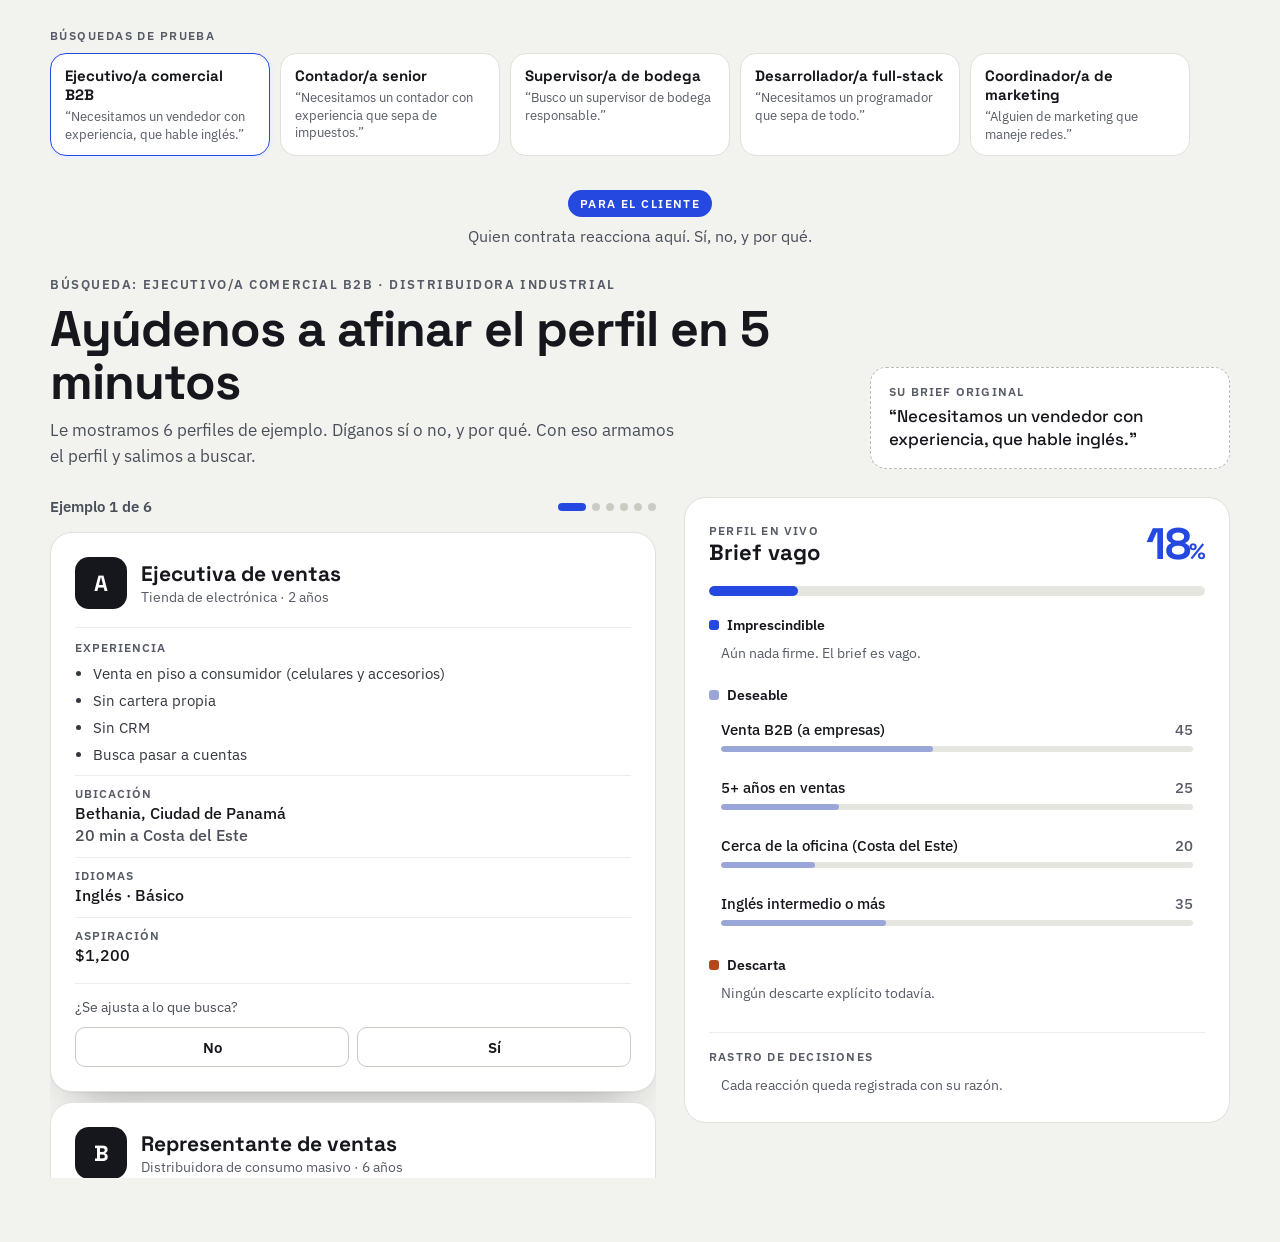
<file: calibrador/index.html>
<!doctype html>
<html lang="es">
<head>
  <meta charset="utf-8">
  <meta name="viewport" content="width=device-width, initial-scale=1, viewport-fit=cover">
  <title>Calibrador de perfil</title>
  <meta name="description" content="Defina el perfil de su búsqueda reaccionando a ejemplos.">
  <link rel="icon" href="./favicon.svg" type="image/svg+xml">
  <link rel="icon" href="./favicon.ico" sizes="32x32">
  <link rel="apple-touch-icon" href="./apple-touch-icon.png">
  <link rel="preconnect" href="https://fonts.googleapis.com">
  <link rel="preconnect" href="https://fonts.gstatic.com" crossorigin>
  <link href="https://fonts.googleapis.com/css2?family=IBM+Plex+Mono:wght@400;500&family=IBM+Plex+Sans:wght@400;500;600&family=Space+Grotesk:wght@500;700&display=swap" rel="stylesheet">
  <link rel="stylesheet" href="./styles.css">
</head>
<body>
  <div id="app"></div>
  <noscript>Esta demo necesita JavaScript.</noscript>
  <script type="module" src="./app.js"></script>
</body>
</html>
</file>
<file: calibrador/styles.css>
:root {
  --bg: #F2F3EF;
  --surface: #FFFFFF;
  --ink: #15171C;
  --ink-2: #33373F;
  --muted: #4A4F59;
  --muted-2: #565B66;
  --line: #DFE1DA;
  --line-2: #ECEDE8;
  --chip-line: #C9CCC3;
  --accent: #2448E0;
  --accent-soft: #EBEFFF;
  --nice: #9AA6D8;
  --nice-soft: #E3E7F8;
  --nice-ink: #23336E;
  --ok: #1F7A4D;
  --ok-soft: #DDF0E5;
  --ok-ink: #1A5E3C;
  --no: #B4481A;
  --no-soft: #FBE9DF;
  --no-ink: #8F3410;
  --dark-2: #22252C;
  --dark-muted: #B9BFD0;
  --display: 'Space Grotesk', sans-serif;
  --body: 'IBM Plex Sans', sans-serif;
  --mono: 'IBM Plex Mono', monospace;
}
* { box-sizing: border-box; }
body { margin: 0; background: var(--bg); color: var(--ink); font-family: var(--body); }
button { font-family: inherit; }
h1, h2, h3 { margin: 0; }

.page { min-height: 100vh; padding: 28px 16px 64px; }
.wrap { max-width: 1180px; margin: 0 auto; display: flex; flex-direction: column; gap: 28px; }
.label { font: 600 12px var(--body); letter-spacing: .1em; text-transform: uppercase; color: var(--muted-2); }
.label.light { color: var(--dark-muted); }
.muted-p { margin: 0; font-size: 16px; line-height: 1.5; color: var(--muted); }
.small-p { font-size: 14px; }
.empty { font-size: 14px; color: var(--muted-2); padding: 4px 12px; }

/* Picker */
.picker { display: flex; flex-direction: column; gap: 10px; }
.picker-label { font: 600 12px var(--body); letter-spacing: .12em; text-transform: uppercase; color: var(--muted-2); }
.picker-row { display: flex; gap: 10px; overflow-x: auto; padding-bottom: 6px; scroll-snap-type: x mandatory; }
.pick { flex: 0 0 auto; width: 220px; scroll-snap-align: start; text-align: left; border: 1.5px solid var(--line); background: var(--surface); border-radius: 16px; padding: 12px 14px; cursor: pointer; display: flex; flex-direction: column; gap: 4px; transition: border-color .2s, transform .2s, box-shadow .2s; }
.pick:hover { border-color: var(--ink); transform: translateY(-2px); }
.pick.on { border-color: var(--accent); box-shadow: 0 0 0 3px var(--accent-soft); }
.pick-role { font: 700 15px var(--display); color: var(--ink); }
.pick-quote { font-size: 13px; line-height: 1.35; color: var(--muted-2); }

/* Audience */
.audience { display: flex; flex-direction: column; align-items: center; text-align: center; gap: 8px; }
.audience-pill { display: inline-flex; background: var(--accent); color: #fff; font: 600 12px var(--body); letter-spacing: .12em; text-transform: uppercase; border-radius: 999px; padding: 6px 12px; }
.audience p { margin: 0; max-width: 520px; color: var(--muted); font-size: 16px; line-height: 1.45; }
.handoff { display: flex; flex-direction: column; gap: 18px; scroll-margin-top: 16px; }
.handoff-line { display: flex; align-items: center; gap: 14px; }
.handoff-line::before, .handoff-line::after { content: ''; flex: 1; height: 1px; background: #D5D8D0; }
.handoff-line span { flex: none; background: #fff; border: 1px solid var(--line); border-radius: 999px; padding: 8px 14px; color: var(--ink-2); font: 600 14px var(--body); text-align: center; }

/* Hero */
.hero { display: flex; flex-wrap: wrap; justify-content: space-between; align-items: flex-end; gap: 20px; }
.hero-text { flex: 1 1 520px; min-width: 0; display: flex; flex-direction: column; gap: 10px; }
.eyebrow { font: 600 13px var(--body); letter-spacing: .12em; text-transform: uppercase; color: var(--muted-2); }
.hero h1 { font: 700 clamp(30px, 4.4vw, 50px)/1.05 var(--display); letter-spacing: -.02em; }
.lede { margin: 0; max-width: 640px; font-size: 17px; line-height: 1.5; color: var(--muted); }
.brief-quote { flex: 0 1 360px; background: var(--surface); border: 1px dashed #B9BDB2; border-radius: 16px; padding: 16px 18px; display: flex; flex-direction: column; gap: 6px; }
.brief-quote .quote { font: 500 17px/1.4 var(--display); }

/* Layout */
.row { display: flex; flex-wrap: wrap; gap: 28px; align-items: flex-start; }
.deck-col { flex: 1 1 440px; min-width: 0; display: flex; flex-direction: column; gap: 16px; }
.deck-top { display: flex; justify-content: space-between; align-items: center; gap: 12px; }
.step { font: 600 15px var(--body); color: var(--muted); }
.dots { display: flex; gap: 6px; align-items: center; }
.dot { display: block; height: 8px; width: 8px; border-radius: 99px; background: var(--chip-line); transition: width .35s cubic-bezier(.2,.85,.2,1), background .35s; }
.dot.past { background: var(--ink); }
.dot.cur { width: 28px; background: var(--accent); }
.deck { position: relative; min-height: 470px; }

/* Card */
.card { background: var(--surface); border: 1px solid var(--line); border-radius: 22px; padding: 24px; position: relative; box-shadow: 0 1px 0 rgba(21,23,28,.04), 0 22px 44px -26px rgba(21,23,28,.45); }
.enter { animation: cardIn .6s cubic-bezier(.2,.85,.2,1) both; }
.out-yes { animation: outYes .44s cubic-bezier(.55,0,.8,.2) forwards; }
.out-no { animation: outNo .44s cubic-bezier(.55,0,.8,.2) forwards; }
@keyframes cardIn { from { opacity: 0; transform: translateY(34px) scale(.95) rotate(-1deg); } to { opacity: 1; transform: none; } }
@keyframes outYes { to { opacity: 0; transform: translateX(75%) rotate(8deg); } }
@keyframes outNo { to { opacity: 0; transform: translateX(-75%) rotate(-8deg); } }
.stamp { position: absolute; top: 22px; right: 22px; border: 3px solid currentColor; border-radius: 10px; padding: 4px 14px; font: 700 22px var(--display); letter-spacing: .1em; animation: stamp .3s cubic-bezier(.2,1.7,.4,1) both; }
.stamp.yes { color: var(--ok); } .stamp.no { color: var(--no); }
@keyframes stamp { from { opacity: 0; transform: scale(1.9) rotate(-14deg); } to { opacity: 1; transform: rotate(-8deg); } }
.card-head { display: flex; gap: 14px; align-items: center; margin-bottom: 18px; }
.avatar { width: 52px; height: 52px; border-radius: 14px; background: var(--ink); color: #fff; display: grid; place-items: center; font: 700 22px var(--display); flex: none; }
.card-titles { display: flex; flex-direction: column; gap: 2px; min-width: 0; }
.card-title { font: 700 21px/1.2 var(--display); }
.card-sub { font-size: 14px; color: var(--muted-2); }
.fields { margin: 0; display: grid; grid-template-columns: repeat(2, minmax(0, 1fr)); gap: 12px 18px; }
.fields.rich { grid-template-columns: 1fr; }
.field { display: flex; flex-direction: column; gap: 2px; border-top: 1px solid var(--line-2); padding-top: 10px; }
.field dt { font-size: 12px; font-weight: 600; letter-spacing: .08em; text-transform: uppercase; color: var(--muted-2); }
.field dd { margin: 0; font-size: 16px; font-weight: 500; }
.field-extra { font-size: 14px; font-weight: 400; color: var(--muted); margin-top: 2px; }
.job { border-top: 1px solid var(--line-2); padding: 12px 0 4px; }
.job-label { font-size: 12px; font-weight: 600; letter-spacing: .08em; text-transform: uppercase; color: var(--muted-2); }
.job-bullets { margin: 8px 0 0; padding: 0 0 0 18px; }
.job-bullets li { font-size: 15px; line-height: 1.4; color: var(--ink-2); margin: 0 0 6px; }
.choose { margin-top: 18px; padding-top: 14px; border-top: 1px solid var(--line-2); display: flex; flex-direction: column; gap: 10px; }
.choose-q { margin: 0; font-size: 14px; line-height: 1.35; color: var(--muted); }
.choose-row { display: flex; gap: 8px; }
.choose-btn { appearance: none; flex: 1; min-height: 40px; border-radius: 10px; border: 1.5px solid var(--chip-line); background: #fff; color: var(--ink); font: 600 15px var(--body); cursor: pointer; }
.choose-btn.yes.on { background: var(--ok-soft); border-color: #7BB892; color: var(--ok-ink); }
.choose-btn.no.on { background: var(--no-soft); border-color: #E2B198; color: var(--no-ink); }
.choose-chips { display: flex; flex-wrap: wrap; gap: 6px; }
.choose-chip { appearance: none; border: 1.5px solid var(--chip-line); background: #fff; color: var(--ink); border-radius: 999px; padding: 7px 12px; min-height: 34px; font: 500 14px var(--body); cursor: pointer; }
.choose-chip.on { background: var(--ink); color: #fff; border-color: var(--ink); }
.choose-foot { display: flex; align-items: center; justify-content: space-between; gap: 12px; min-height: 36px; }
.choose-skip { appearance: none; border: 0; background: none; padding: 0; color: var(--muted-2); font: 500 14px var(--body); cursor: pointer; }
.choose-go { appearance: none; border: 0; background: none; padding: 0; color: var(--accent); font: 600 15px var(--body); cursor: pointer; }
.carousel { position: relative; }
.carousel-viewport { overflow: hidden; }
.carousel-track { display: flex; flex-direction: column; gap: 10px; transition: transform .45s cubic-bezier(.22,.82,.2,1); }
.carousel-track.snap { transition: none; }
.peek { pointer-events: none; }
.verdict, .reasons { margin-top: 22px; display: flex; flex-direction: column; gap: 12px; }
.reasons { animation: slideUp .38s cubic-bezier(.2,.8,.2,1) both; }
@keyframes slideUp { from { opacity: 0; transform: translateY(12px); } to { opacity: 1; transform: none; } }
.reasons-title { font: 600 16px var(--body); }
.reasons-title span { font-weight: 400; color: var(--muted-2); }
.chips { display: flex; flex-wrap: wrap; gap: 8px; }
.chip { appearance: none; border: 1.5px solid var(--chip-line); background: #fff; color: var(--ink); border-radius: 999px; padding: 10px 16px; min-height: 44px; font: 500 15px var(--body); cursor: pointer; transition: background .2s, color .2s, border-color .2s, transform .25s cubic-bezier(.2,1.6,.4,1); }
.chip:hover { border-color: var(--ink); }
.chip.on { background: var(--ink); color: #fff; border-color: var(--ink); transform: scale(1.05); }

/* Buttons */
.btn-row { display: flex; gap: 10px; flex-wrap: wrap; }
.btn { appearance: none; border: 0; border-radius: 14px; min-height: 52px; padding: 0 22px; font: 600 16px var(--body); cursor: pointer; transition: transform .15s ease, box-shadow .2s ease, background .25s ease; }
.btn:hover { transform: translateY(-2px); }
.btn:active { transform: translateY(0) scale(.98); }
.btn.small { min-height: 44px; }
.btn.grow { flex: 1 1 140px; }
.btn.primary { background: var(--accent); color: #fff; }
.btn.dark { background: var(--ink); color: #fff; }
.btn.ok { background: var(--ok); color: #fff; }
.btn.ghost { background: #fff; color: var(--ink); box-shadow: inset 0 0 0 1.5px var(--chip-line); }
.btn.ghost:hover { box-shadow: inset 0 0 0 1.5px var(--ink); }

/* Done card */
.done { display: flex; flex-direction: column; gap: 16px; animation: cardIn .7s cubic-bezier(.2,.85,.2,1) both; }
.sending { animation: send .9s cubic-bezier(.6,0,.3,1) both; }
@keyframes send { 0% { transform: none; } 40% { transform: scale(.96); } 100% { transform: none; } }
.done-badge { width: 56px; height: 56px; border-radius: 16px; background: var(--ok); display: grid; place-items: center; }
.done-title { font: 700 28px/1.15 var(--display); }
.summary { background: var(--bg); border-radius: 14px; padding: 16px; font: 500 16px/1.5 var(--display); }

/* Live panel */
.live { flex: 1 1 380px; min-width: 0; background: var(--surface); border: 1px solid var(--line); border-radius: 22px; padding: 24px; display: flex; flex-direction: column; gap: 20px; }
.live-head { display: flex; justify-content: space-between; align-items: flex-end; gap: 12px; }
.meter-label { font: 700 22px var(--display); }
.pct { font: 700 44px/1 var(--display); letter-spacing: -.03em; color: var(--accent); }
.pct span { font-size: 22px; }
.meter { height: 10px; border-radius: 99px; background: #E4E6DF; overflow: hidden; }
.meterfill { height: 100%; border-radius: 99px; background: var(--accent); transition: width .9s cubic-bezier(.2,.85,.2,1); }
.insight { border: 1.5px solid var(--accent); background: var(--accent-soft); border-radius: 16px; padding: 16px; display: flex; flex-direction: column; gap: 12px; animation: drop .55s cubic-bezier(.2,1.35,.4,1) both, pulse 1.8s .6s ease-in-out infinite; }
@keyframes drop { from { opacity: 0; transform: translateY(-14px) scale(.97); } to { opacity: 1; transform: none; } }
@keyframes pulse { 0%,100% { box-shadow: 0 0 0 0 rgba(36,72,224,.35); } 50% { box-shadow: 0 0 0 9px rgba(36,72,224,0); } }
.insight-body { display: flex; gap: 10px; align-items: flex-start; font-size: 15px; line-height: 1.45; }
.insight-icon { flex: none; margin-top: 2px; color: var(--accent); }
.group { display: flex; flex-direction: column; gap: 6px; }
.group-title { font: 600 14px var(--body); display: flex; align-items: center; gap: 8px; }
.sw { width: 10px; height: 10px; border-radius: 3px; }
.sw.must { background: var(--accent); } .sw.nice { background: var(--nice); } .sw.no { background: var(--no); }
.crit { animation: pop .55s cubic-bezier(.2,1.45,.4,1) both; border-radius: 12px; padding: 10px 12px; transition: background .5s ease; }
.crit.hot { background: var(--accent-soft); }
@keyframes pop { from { opacity: 0; transform: translateY(10px) scale(.92); } to { opacity: 1; transform: none; } }
.crit-top { display: flex; justify-content: space-between; gap: 10px; font-size: 15px; font-weight: 500; margin-bottom: 7px; }
.num { color: var(--muted-2); font-variant-numeric: tabular-nums; }
.bar { height: 6px; border-radius: 99px; background: #E4E6DF; overflow: hidden; }
.fill { height: 100%; border-radius: 99px; transform-origin: left center; transition: width .75s cubic-bezier(.2,.85,.2,1); animation: grow .8s cubic-bezier(.2,.85,.2,1) both; }
.fill.must { background: var(--accent); } .fill.nice { background: var(--nice); }
@keyframes grow { from { transform: scaleX(0); } to { transform: none; } }
.db-row { display: flex; flex-wrap: wrap; gap: 8px; }
.db-pill { display: inline-flex; padding: 8px 12px; border-radius: 999px; background: var(--no-soft); color: var(--no-ink); font-size: 14px; font-weight: 600; animation: pop .5s cubic-bezier(.2,1.45,.4,1) both; }
.trail { border-top: 1px solid var(--line-2); padding-top: 16px; display: flex; flex-direction: column; gap: 8px; }
.logrow { display: flex; gap: 10px; align-items: baseline; font-size: 14px; line-height: 1.4; color: var(--ink-2); animation: pop .45s cubic-bezier(.2,1.4,.4,1) both; }
.tag { flex: none; font: 700 13px var(--display); padding: 2px 8px; border-radius: 6px; }
.tag.yes { background: var(--ok-soft); color: var(--ok-ink); } .tag.no { background: var(--no-soft); color: var(--no-ink); }

/* Kit */
.kit { background: var(--ink); color: #fff; border-radius: 26px; padding: 28px 20px; display: flex; flex-direction: column; scroll-margin-top: 24px; animation: rise .8s cubic-bezier(.2,.85,.2,1) both; }
@keyframes rise { from { opacity: 0; transform: translateY(40px); } to { opacity: 1; transform: none; } }
.kit-head { display: flex; flex-direction: column; gap: 6px; margin-bottom: 22px; }
.kit h2 { font: 700 clamp(26px, 3.4vw, 38px)/1.1 var(--display); letter-spacing: -.02em; }
.kit-note { margin: 4px 0 0; max-width: 640px; color: var(--dark-muted); font-size: 16px; line-height: 1.45; }
.master { background: #fff; color: var(--ink); border-radius: 22px; padding: 24px; display: flex; flex-direction: column; gap: 22px; animation: rise .8s .15s cubic-bezier(.2,.85,.2,1) both; }
.master-top { display: flex; flex-wrap: wrap; justify-content: space-between; gap: 16px; align-items: flex-start; }
.master-id { display: flex; flex-direction: column; gap: 6px; flex: 1 1 380px; min-width: 0; }
.master-badges { display: flex; gap: 8px; flex-wrap: wrap; align-items: center; }
.approved { font-size: 13px; font-weight: 600; padding: 4px 10px; border-radius: 999px; background: var(--ok-soft); color: var(--ok-ink); }
.master h3 { font: 700 30px/1.15 var(--display); letter-spacing: -.01em; }
.master-pct { display: flex; flex-direction: column; align-items: flex-end; gap: 2px; }
.master-pct .big { font: 700 40px/1 var(--display); color: var(--accent); }
.master-pct .small { font-size: 13px; color: var(--muted-2); }
.sentence { font: 500 19px/1.5 var(--display); background: var(--bg); border-radius: 14px; padding: 16px 18px; }
.master-cols { display: flex; flex-wrap: wrap; gap: 28px; align-items: flex-start; }
.master-crit { flex: 1 1 440px; min-width: 0; display: flex; flex-direction: column; gap: 4px; }
.master-crit > .label { margin-bottom: 6px; }
.mrow { display: flex; flex-direction: column; gap: 6px; padding: 12px 0; border-top: 1px solid var(--line-2); animation: pop .5s cubic-bezier(.2,1.4,.4,1) both; }
.mrow:nth-child(3) { animation-delay: .08s; } .mrow:nth-child(4) { animation-delay: .16s; } .mrow:nth-child(5) { animation-delay: .24s; }
.mrow:nth-child(6) { animation-delay: .32s; } .mrow:nth-child(7) { animation-delay: .4s; } .mrow:nth-child(8) { animation-delay: .48s; }
.mrow-top { display: flex; justify-content: space-between; align-items: center; gap: 10px; flex-wrap: wrap; }
.mrow-label { font-size: 16px; font-weight: 600; }
.lvl { font-size: 12px; font-weight: 600; padding: 4px 10px; border-radius: 999px; }
.lvl.must { background: var(--accent); color: #fff; } .lvl.nice { background: var(--nice-soft); color: var(--nice-ink); } .lvl.gone { background: var(--line-2); color: var(--muted); }
.mrow-ev { font-size: 14px; line-height: 1.45; color: var(--muted); }
.mrow-change { font-size: 13px; font-weight: 600; color: var(--no-ink); }
.master-side { flex: 1 1 300px; min-width: 0; display: flex; flex-direction: column; gap: 22px; }
.side-block { display: flex; flex-direction: column; gap: 8px; }
.side-block.open { border: 1.5px dashed #B9BDB2; border-radius: 14px; padding: 14px; }
.db-card { background: var(--no-soft); border-radius: 12px; padding: 10px 12px; display: flex; flex-direction: column; gap: 2px; }
.db-l { font-size: 15px; font-weight: 600; color: var(--no-ink); } .db-e { font-size: 13px; color: #6B3A22; }
.ex { display: flex; gap: 10px; align-items: center; font-size: 14px; line-height: 1.35; }
.ex-l { flex: none; width: 32px; height: 32px; border-radius: 9px; background: #E7E8E2; color: var(--ink); display: grid; place-items: center; font: 700 15px var(--display); }
.ex-l.yes { background: var(--ok); color: #fff; }
.open-q { display: flex; gap: 8px; font-size: 14px; line-height: 1.4; }
.qmark { flex: none; font-weight: 700; color: var(--accent); }
.feed-wrap { display: flex; flex-direction: column; align-items: center; gap: 6px; padding: 10px 0; }
.feed { height: 56px; width: 4px; border-radius: 4px; background: linear-gradient(180deg, #fff 0 40%, rgba(255,255,255,.15) 40% 100%); background-size: 100% 24px; animation: flow 1.1s linear infinite; }
@keyframes flow { from { background-position: 0 0; } to { background-position: 0 24px; } }
.feed-label { font-size: 13px; font-weight: 600; letter-spacing: .08em; text-transform: uppercase; color: var(--dark-muted); text-align: center; }
.channels { display: flex; flex-wrap: wrap; gap: 20px; align-items: flex-start; }
.chan-nav { flex: 1 1 260px; max-width: 100%; min-width: 0; display: flex; flex-direction: column; gap: 14px; }
.chan-group { display: flex; flex-direction: column; gap: 2px; }
.chan-group-title { font: 600 12px var(--body); letter-spacing: .12em; text-transform: uppercase; color: #8C93A3; padding: 0 14px 4px; }
.chan { appearance: none; border: 0; width: 100%; text-align: left; background: transparent; color: #C9CEDB; min-height: 44px; padding: 8px 14px; border-radius: 12px; font: 500 15px var(--body); cursor: pointer; transition: background .25s, color .25s, padding .25s; }
.chan:hover { color: #fff; background: var(--dark-2); }
.chan.on { background: #fff; color: var(--ink); padding-left: 18px; }
.chan-panel-wrap { flex: 999 1 520px; min-width: 0; }
.panel { background: #fff; color: var(--ink); border-radius: 20px; padding: 22px; display: flex; flex-direction: column; gap: 16px; animation: panelIn .45s cubic-bezier(.2,.85,.2,1) both; }
@keyframes panelIn { from { opacity: 0; transform: translateX(16px); } to { opacity: 1; transform: none; } }
.panel-top { display: flex; justify-content: space-between; align-items: flex-start; gap: 12px; flex-wrap: wrap; }
.derived { display: inline-block; font-size: 12px; font-weight: 600; padding: 4px 10px; border-radius: 999px; background: var(--accent-soft); color: var(--nice-ink); margin-bottom: 4px; }
.panel-title { font: 700 22px/1.2 var(--display); }
.panel-body { background: var(--bg); border-radius: 14px; padding: 18px; white-space: pre-wrap; overflow-wrap: anywhere; font-size: 15px; line-height: 1.6; }
.panel-body.mono { font-family: var(--mono); font-size: 14px; }

/* Research strip (?research=1) */
.research { display: grid; grid-template-columns: repeat(auto-fit, minmax(260px, 1fr)); gap: 16px; }
.r-before, .r-after { border-radius: 18px; padding: 20px; display: flex; flex-direction: column; gap: 6px; }
.r-before { background: #E7E8E2; } .r-after { background: #fff; border: 1px solid var(--line); }
.r-big { font: 700 22px/1.2 var(--display); } .r-small { font-size: 15px; line-height: 1.45; color: #3E424B; }

@media (max-width: 720px) {
  .page { padding: 20px 14px calc(32px + env(safe-area-inset-bottom)); }
  .wrap { gap: 26px; }
  .hero { align-items: stretch; }
  .hero h1 { font-size: 32px; }
  .lede { font-size: 16px; }
  .brief-quote { flex: 1 1 100%; }
  .picker { gap: 8px; }
  .picker-label { font-size: 11px; letter-spacing: .14em; }
  .picker-row { margin: 0 -14px; padding: 0 14px 2px; -webkit-overflow-scrolling: touch; }
  .pick { width: auto; max-width: none; padding: 9px 14px; border-radius: 12px; box-shadow: none; }
  .pick.on { box-shadow: 0 0 0 2px var(--accent-soft); }
  .pick-role { font-size: 14px; }
  .pick-quote { display: none; }
  .audience { gap: 6px; }
  .audience-pill { font-size: 11px; padding: 5px 10px; letter-spacing: .1em; }
  .audience p { font-size: 14px; max-width: 280px; }
  .row { flex-direction: column; gap: 16px; }
  .deck-col, .live { flex: 1 1 auto; width: 100%; }
  .deck { min-height: 0; }
  .card, .live, .master, .panel { padding: 16px; }
  .fields, .fields.rich { grid-template-columns: 1fr; }
  .choose-row { flex-direction: row; }
  .card-title { font-size: 19px; }
  .field dd { overflow-wrap: anywhere; }
  .btn-row { flex-direction: column; }
  .btn-row .btn { width: 100%; }
  .done-title { font-size: 24px; }
  .pct { font-size: 36px; }
  .kit { padding: 16px 12px; border-radius: 18px; }
  .master h3 { font-size: 24px; }
  .master-pct { flex-direction: row; align-items: baseline; justify-content: space-between; width: 100%; }
  .sentence { font-size: 16px; padding: 14px; }
  .channels { flex-direction: column; }
  .chan-nav, .chan-panel-wrap { flex: 1 1 auto; width: 100%; }
  .panel-body { font-size: 14px; }
  .ex { align-items: flex-start; }
  .chip { max-width: 100%; text-align: left; }
  .handoff-line span { font-size: 13px; padding: 8px 12px; }
}
@media (hover: none) {
  .btn:hover, .pick:hover, .chip:hover { transform: none; }
}
@media (prefers-reduced-motion: reduce) { *, *::before, *::after { animation: none !important; transition: none !important; } }
</file>
